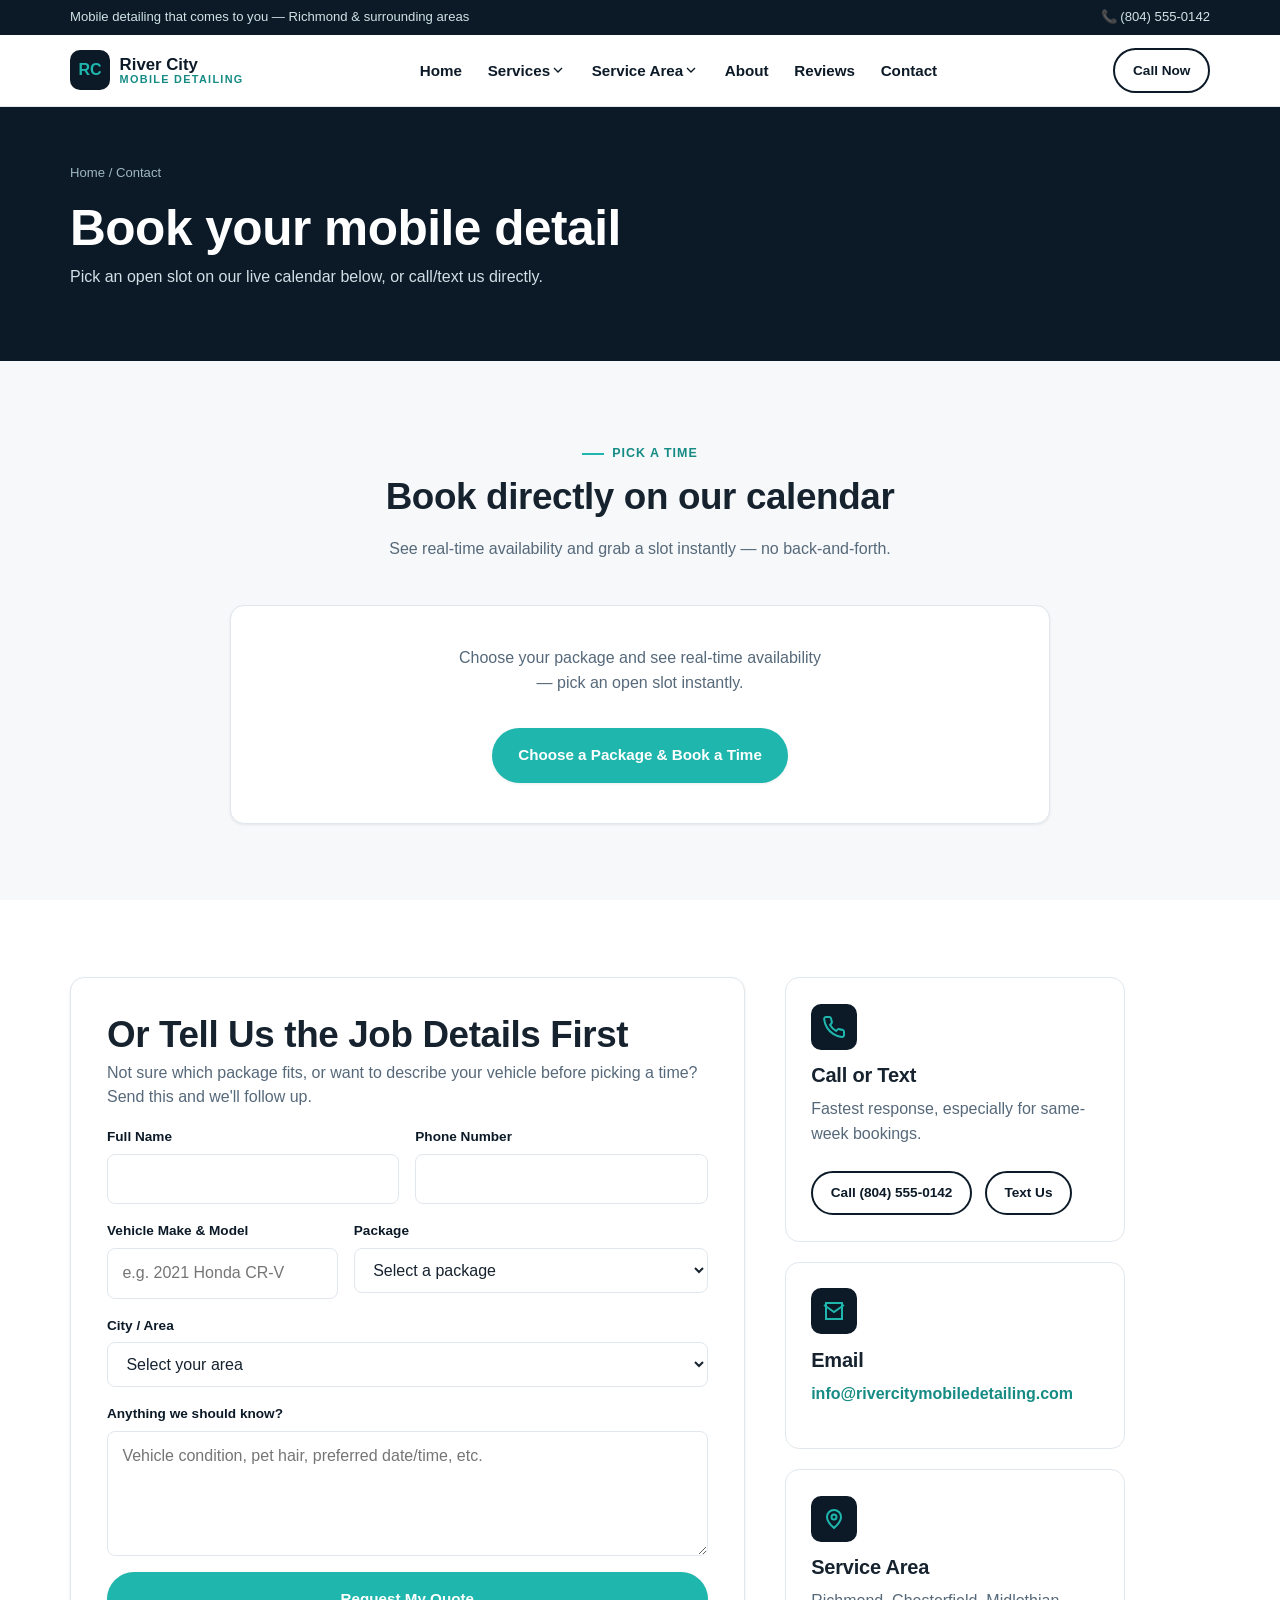
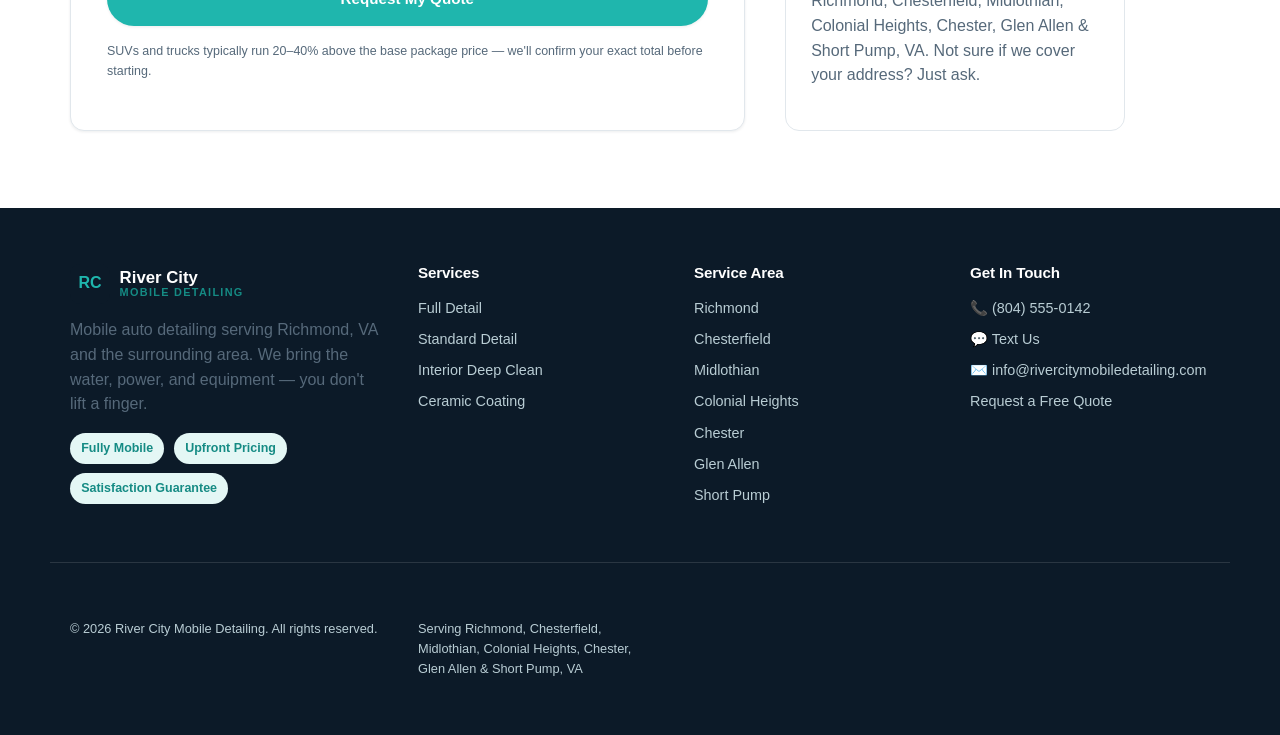
<file: contact.html>
<!DOCTYPE html>
<html lang="en">
<head>
<meta charset="UTF-8">
<meta name="viewport" content="width=device-width, initial-scale=1.0">
<title>Book Now / Get a Quote | River City Mobile Detailing — Richmond, VA</title>
<meta name="description" content="Book mobile car detailing in Richmond, VA and the surrounding area. Call, text, or request a quote online — River City Mobile Detailing comes to you.">
<meta property="og:type" content="website">
<meta property="og:title" content="Book Now / Get a Quote | River City Mobile Detailing — Richmond, VA">
<meta property="og:description" content="Book mobile car detailing in Richmond, VA and the surrounding area. Call, text, or request a quote online — River City Mobile Detailing comes to you.">
<meta property="og:url" content="https://www.rivercitymobiledetailing.com/contact.html">
<meta property="og:image" content="https://www.rivercitymobiledetailing.com/images/og-image.jpg">
<meta property="og:site_name" content="River City Mobile Detailing">
<meta name="twitter:card" content="summary_large_image">
<meta name="twitter:title" content="Book Now / Get a Quote | River City Mobile Detailing — Richmond, VA">
<meta name="twitter:description" content="Book mobile car detailing in Richmond, VA and the surrounding area. Call, text, or request a quote online — River City Mobile Detailing comes to you.">
<meta name="twitter:image" content="https://www.rivercitymobiledetailing.com/images/og-image.jpg">
<link rel="icon" href="data:image/svg+xml,%3Csvg xmlns='http://www.w3.org/2000/svg' viewBox='0 0 64 64'%3E%3Crect width='64' height='64' rx='14' fill='%230c1a28'/%3E%3Ctext x='32' y='43' font-family='Arial,Helvetica,sans-serif' font-weight='700' font-size='26' fill='%231fb6ad' text-anchor='middle'%3ERC%3C/text%3E%3C/svg%3E">
<link rel="canonical" href="https://www.rivercitymobiledetailing.com/contact.html">
<link rel="stylesheet" href="css/style.css">
<script type="application/ld+json">
{
  "@context": "https://schema.org",
  "@type": "BreadcrumbList",
  "itemListElement": [
    {
      "@type": "ListItem",
      "position": 1,
      "name": "Home",
      "item": "https://www.rivercitymobiledetailing.com/"
    },
    {
      "@type": "ListItem",
      "position": 2,
      "name": "Contact"
    }
  ]
}
</script>
</head>
<body>
<a class="skip-link" href="#main">Skip to content</a>

<div class="utility-bar">
  <div class="container">
    <span>Mobile detailing that comes to you — Richmond &amp; surrounding areas</span>
    <a href="tel:+18045550142">📞 (804) 555-0142</a>
  </div>
</div>

<header class="site-header">
  <div class="container nav-row">
    <a href="index.html" class="logo">
      <span class="logo-mark">RC</span>
      <span class="logo-text"><strong>River City</strong><span>Mobile Detailing</span></span>
    </a>
    <nav class="main-nav" data-nav aria-label="Primary">
  <button class="nav-close" type="button" data-nav-close aria-label="Close menu">
    <svg viewBox="0 0 24 24" fill="none" stroke="currentColor" stroke-width="2"><path d="M6 6l12 12M18 6L6 18"/></svg>
  </button>
  <ul class="nav-list">
    <li><a href="index.html">Home</a></li>
    <li class="nav-group">
      <span class="nav-group-label">Services <svg class="chevron" viewBox="0 0 24 24" fill="none" stroke="currentColor" stroke-width="2"><path d="M6 9l6 6 6-6"/></svg></span>
      <ul class="nav-sub">
        <li><a href="services/full-detail.html">Full Detail</a></li>
        <li><a href="services/standard-detail.html">Standard Detail</a></li>
        <li><a href="services/interior-deep-clean.html">Interior Deep Clean</a></li>
        <li><a href="services/ceramic-coating.html">Ceramic Coating</a></li>
      </ul>
    </li>
    <li class="nav-group">
      <span class="nav-group-label">Service Area <svg class="chevron" viewBox="0 0 24 24" fill="none" stroke="currentColor" stroke-width="2"><path d="M6 9l6 6 6-6"/></svg></span>
      <ul class="nav-sub">
        <li><a href="areas/richmond.html">Richmond</a></li>
        <li><a href="areas/chesterfield.html">Chesterfield</a></li>
        <li><a href="areas/midlothian.html">Midlothian</a></li>
        <li><a href="areas/colonial-heights.html">Colonial Heights</a></li>
        <li><a href="areas/chester.html">Chester</a></li>
        <li><a href="areas/glen-allen.html">Glen Allen</a></li>
        <li><a href="areas/short-pump.html">Short Pump</a></li>
      </ul>
    </li>
    <li><a href="about.html">About</a></li>
    <li><a href="reviews.html">Reviews</a></li>
    <li><a href="contact.html">Contact</a></li>
  </ul>
  <div class="nav-cta">
    <a class="btn btn-outline btn-block" href="sms:+18045550142">Text Us</a>
    <a class="btn btn-primary btn-block" href="contact.html">Book Now</a>
  </div>
</nav>
    <div class="nav-actions">
      <a class="btn btn-outline btn-sm" href="tel:+18045550142">Call Now</a>
      <button class="nav-toggle" type="button" data-nav-toggle aria-label="Open menu">
        <svg viewBox="0 0 24 24" fill="none" stroke="currentColor" stroke-width="2"><path d="M3 6h18M3 12h18M3 18h18"/></svg>
      </button>
    </div>
  </div>
</header>
<div class="nav-overlay" data-nav-overlay></div>

<main id="main">

  <section class="page-hero">
    <div class="container">
      <div class="breadcrumbs"><a href="index.html">Home</a> / Contact</div>
      <h1>Book your mobile detail</h1>
      <p class="lede muted" style="color:#cfe0e6">Pick an open slot on our live calendar below, or call/text us directly.</p>
    </div>
  </section>

  <section>
    <div class="container">
      <div class="section-head center">
        <span class="eyebrow">Pick a Time</span>
        <h2>Book directly on our calendar</h2>
        <p>See real-time availability and grab a slot instantly — no back-and-forth.</p>
      </div>
      <!--
        SETMORE SETUP: sign up free at setmore.com, add your 4 services
        (Standard Detail, Interior Only Deep Clean, Full Detail, Ceramic
        Coating) with your own real durations, prices, and descriptions,
        then copy your booking page link (looks like
        https://your-business-name.setmore.com) into the button href below.

        Want it to open in a popup instead of a new tab? In the Setmore
        dashboard go to Booking Page > Add to Website and copy the embed
        snippet it gives you — send it over and it'll get swapped in here.
      -->
      <div class="booking-embed text-center">
        <p class="muted" style="max-width:42ch;margin-inline:auto">Choose your package and see real-time availability — pick an open slot instantly.</p>
        <a class="btn btn-primary" style="margin-top:1rem" href="https://YOUR-BUSINESS-NAME.setmore.com" target="_blank" rel="noopener">Choose a Package &amp; Book a Time</a>
      </div>
    </div>
  </section>

  <section class="section-alt">
    <div class="container two-col-layout">
      <div class="form-card">
        <h2 style="margin-bottom:.25rem">Or Tell Us the Job Details First</h2>
        <p class="muted">Not sure which package fits, or want to describe your vehicle before picking a time? Send this and we'll follow up.</p>

        <!--
          BACKEND SETUP NEEDED: this form has no server behind it yet, so
          submissions currently open a pre-filled email (see js/main.js).
          To collect bookings automatically instead, pick one:
            1) Netlify Forms — add data-netlify="true" + a hidden "form-name"
               input, then deploy the site on Netlify. Zero extra code.
            2) Formspree (or similar) — set the form's action to your
               Formspree endpoint URL and set data-endpoint-ready="true" below.
            3) Your own backend — point action at your endpoint and set
               data-endpoint-ready="true".
        -->
        <form data-booking-form data-endpoint-ready="false" method="POST" action="#">
          <div class="form-grid">
            <div class="form-grid two-col">
              <div class="field">
                <label for="name">Full Name</label>
                <input id="name" name="name" type="text" required autocomplete="name">
              </div>
              <div class="field">
                <label for="phone">Phone Number</label>
                <input id="phone" name="phone" type="tel" required autocomplete="tel">
              </div>
            </div>
            <div class="form-grid two-col">
              <div class="field">
                <label for="vehicle">Vehicle Make &amp; Model</label>
                <input id="vehicle" name="vehicle" type="text" placeholder="e.g. 2021 Honda CR-V" required>
              </div>
              <div class="field">
                <label for="package">Package</label>
                <select id="package" name="package" required>
                  <option value="">Select a package</option>
                  <option value="Standard Detail (from $160)">Standard Detail — from $160</option>
                  <option value="Interior Only Deep Clean (from $200)">Interior Only Deep Clean — from $200</option>
                  <option value="Full Detail (from $320)">Full Detail — from $320</option>
                  <option value="Ceramic Coating - Two Year (from $500)">Ceramic Coating — Two Year, from $500</option>
                  <option value="Ceramic Coating - Three Year (from $600)">Ceramic Coating — Three Year, from $600</option>
                  <option value="Not sure yet">Not sure yet</option>
                </select>
              </div>
            </div>
            <div class="field">
              <label for="location">City / Area</label>
              <select id="location" name="location">
                <option value="">Select your area</option>
                <option>Richmond</option>
                <option>Chesterfield</option>
                <option>Midlothian</option>
                <option>Colonial Heights</option>
                <option>Chester</option>
                <option>Glen Allen</option>
                <option>Short Pump</option>
                <option>Other / not listed</option>
              </select>
            </div>
            <div class="field">
              <label for="notes">Anything we should know?</label>
              <textarea id="notes" name="notes" rows="4" placeholder="Vehicle condition, pet hair, preferred date/time, etc."></textarea>
            </div>
            <button class="btn btn-primary btn-block" type="submit">Request My Quote</button>
            <p class="form-status" data-form-status></p>
            <p class="field-note">SUVs and trucks typically run 20–40% above the base package price — we'll confirm your exact total before starting.</p>
          </div>
        </form>
      </div>

      <div>
        <div class="feature-card" style="margin-bottom:1.25rem">
          <div class="feature-icon"><svg viewBox="0 0 24 24" fill="none" stroke="currentColor" stroke-width="2"><path d="M22 16.92v3a2 2 0 0 1-2.18 2 19.79 19.79 0 0 1-8.63-3.07 19.5 19.5 0 0 1-6-6 19.79 19.79 0 0 1-3.07-8.67A2 2 0 0 1 4.11 2h3a2 2 0 0 1 2 1.72c.12.9.34 1.79.65 2.65a2 2 0 0 1-.45 2.11L8.09 9.91a16 16 0 0 0 6 6l1.43-1.27a2 2 0 0 1 2.11-.45c.86.31 1.75.53 2.65.65A2 2 0 0 1 22 16.92z"/></svg></div>
          <h3>Call or Text</h3>
          <p>Fastest response, especially for same-week bookings.</p>
          <div class="hero-ctas">
            <a class="btn btn-outline btn-sm" href="tel:+18045550142">Call (804) 555-0142</a>
            <a class="btn btn-outline btn-sm" href="sms:+18045550142">Text Us</a>
          </div>
        </div>
        <div class="feature-card" style="margin-bottom:1.25rem">
          <div class="feature-icon"><svg viewBox="0 0 24 24" fill="none" stroke="currentColor" stroke-width="2"><path d="M4 4h16v16H4z"/><path d="M22 6l-10 7L2 6"/></svg></div>
          <h3>Email</h3>
          <p><a href="mailto:info@rivercitymobiledetailing.com" style="color:var(--accent-dark);font-weight:700">info@rivercitymobiledetailing.com</a></p>
        </div>
        <div class="feature-card">
          <div class="feature-icon"><svg viewBox="0 0 24 24" fill="none" stroke="currentColor" stroke-width="2"><path d="M12 21s-7-6.1-7-11a7 7 0 0 1 14 0c0 4.9-7 11-7 11Z"/><circle cx="12" cy="10" r="2.5"/></svg></div>
          <h3>Service Area</h3>
          <p>Richmond, Chesterfield, Midlothian, Colonial Heights, Chester, Glen Allen &amp; Short Pump, VA. Not sure if we cover your address? Just ask.</p>
        </div>
      </div>
    </div>
  </section>

</main>

<footer class="site-footer">
  <div class="container">
    <div>
      <div class="footer-logo">
        <span class="logo-mark">RC</span>
        <span class="logo-text"><strong style="color:#fff">River City</strong><span>Mobile Detailing</span></span>
      </div>
      <p class="muted">Mobile auto detailing serving Richmond, VA and the surrounding area. We bring the water, power, and equipment — you don't lift a finger.</p>
      <div class="badge-list">
        <span>Fully Mobile</span><span>Upfront Pricing</span><span>Satisfaction Guarantee</span>
      </div>
    </div>
    <div>
      <h4>Services</h4>
      <div class="footer-links">
        <a href="services/full-detail.html">Full Detail</a>
        <a href="services/standard-detail.html">Standard Detail</a>
        <a href="services/interior-deep-clean.html">Interior Deep Clean</a>
        <a href="services/ceramic-coating.html">Ceramic Coating</a>
      </div>
    </div>
    <div>
      <h4>Service Area</h4>
      <div class="footer-links">
        <a href="areas/richmond.html">Richmond</a>
        <a href="areas/chesterfield.html">Chesterfield</a>
        <a href="areas/midlothian.html">Midlothian</a>
        <a href="areas/colonial-heights.html">Colonial Heights</a>
        <a href="areas/chester.html">Chester</a>
        <a href="areas/glen-allen.html">Glen Allen</a>
        <a href="areas/short-pump.html">Short Pump</a>
      </div>
    </div>
    <div>
      <h4>Get In Touch</h4>
      <div class="footer-links">
        <a href="tel:+18045550142">📞 (804) 555-0142</a>
        <a href="sms:+18045550142">💬 Text Us</a>
        <a href="mailto:info@rivercitymobiledetailing.com">✉️ info@rivercitymobiledetailing.com</a>
        <a href="contact.html">Request a Free Quote</a>
      </div>
    </div>
  </div>
  <div class="container footer-bottom">
    <span>© <span data-year></span> River City Mobile Detailing. All rights reserved.</span>
    <span>Serving Richmond, Chesterfield, Midlothian, Colonial Heights, Chester, Glen Allen &amp; Short Pump, VA</span>
  </div>
</footer>

<div class="mobile-action-bar">
  <a href="tel:+18045550142"><svg viewBox="0 0 24 24" fill="none" stroke="currentColor" stroke-width="2"><path d="M22 16.92v3a2 2 0 0 1-2.18 2 19.79 19.79 0 0 1-8.63-3.07 19.5 19.5 0 0 1-6-6 19.79 19.79 0 0 1-3.07-8.67A2 2 0 0 1 4.11 2h3a2 2 0 0 1 2 1.72c.12.9.34 1.79.65 2.65a2 2 0 0 1-.45 2.11L8.09 9.91a16 16 0 0 0 6 6l1.43-1.27a2 2 0 0 1 2.11-.45c.86.31 1.75.53 2.65.65A2 2 0 0 1 22 16.92z"/></svg>Call</a>
  <a href="sms:+18045550142"><svg viewBox="0 0 24 24" fill="none" stroke="currentColor" stroke-width="2"><path d="M21 15a2 2 0 0 1-2 2H7l-4 4V5a2 2 0 0 1 2-2h14a2 2 0 0 1 2 2Z"/></svg>Text</a>
  <a href="contact.html"><svg viewBox="0 0 24 24" fill="none" stroke="currentColor" stroke-width="2"><path d="M8 2v4M16 2v4M3 10h18M5 4h14a2 2 0 0 1 2 2v14a2 2 0 0 1-2 2H5a2 2 0 0 1-2-2V6a2 2 0 0 1 2-2Z"/></svg>Book Now</a>
</div>

<script src="js/main.js"></script>
</body>
</html>
</file>
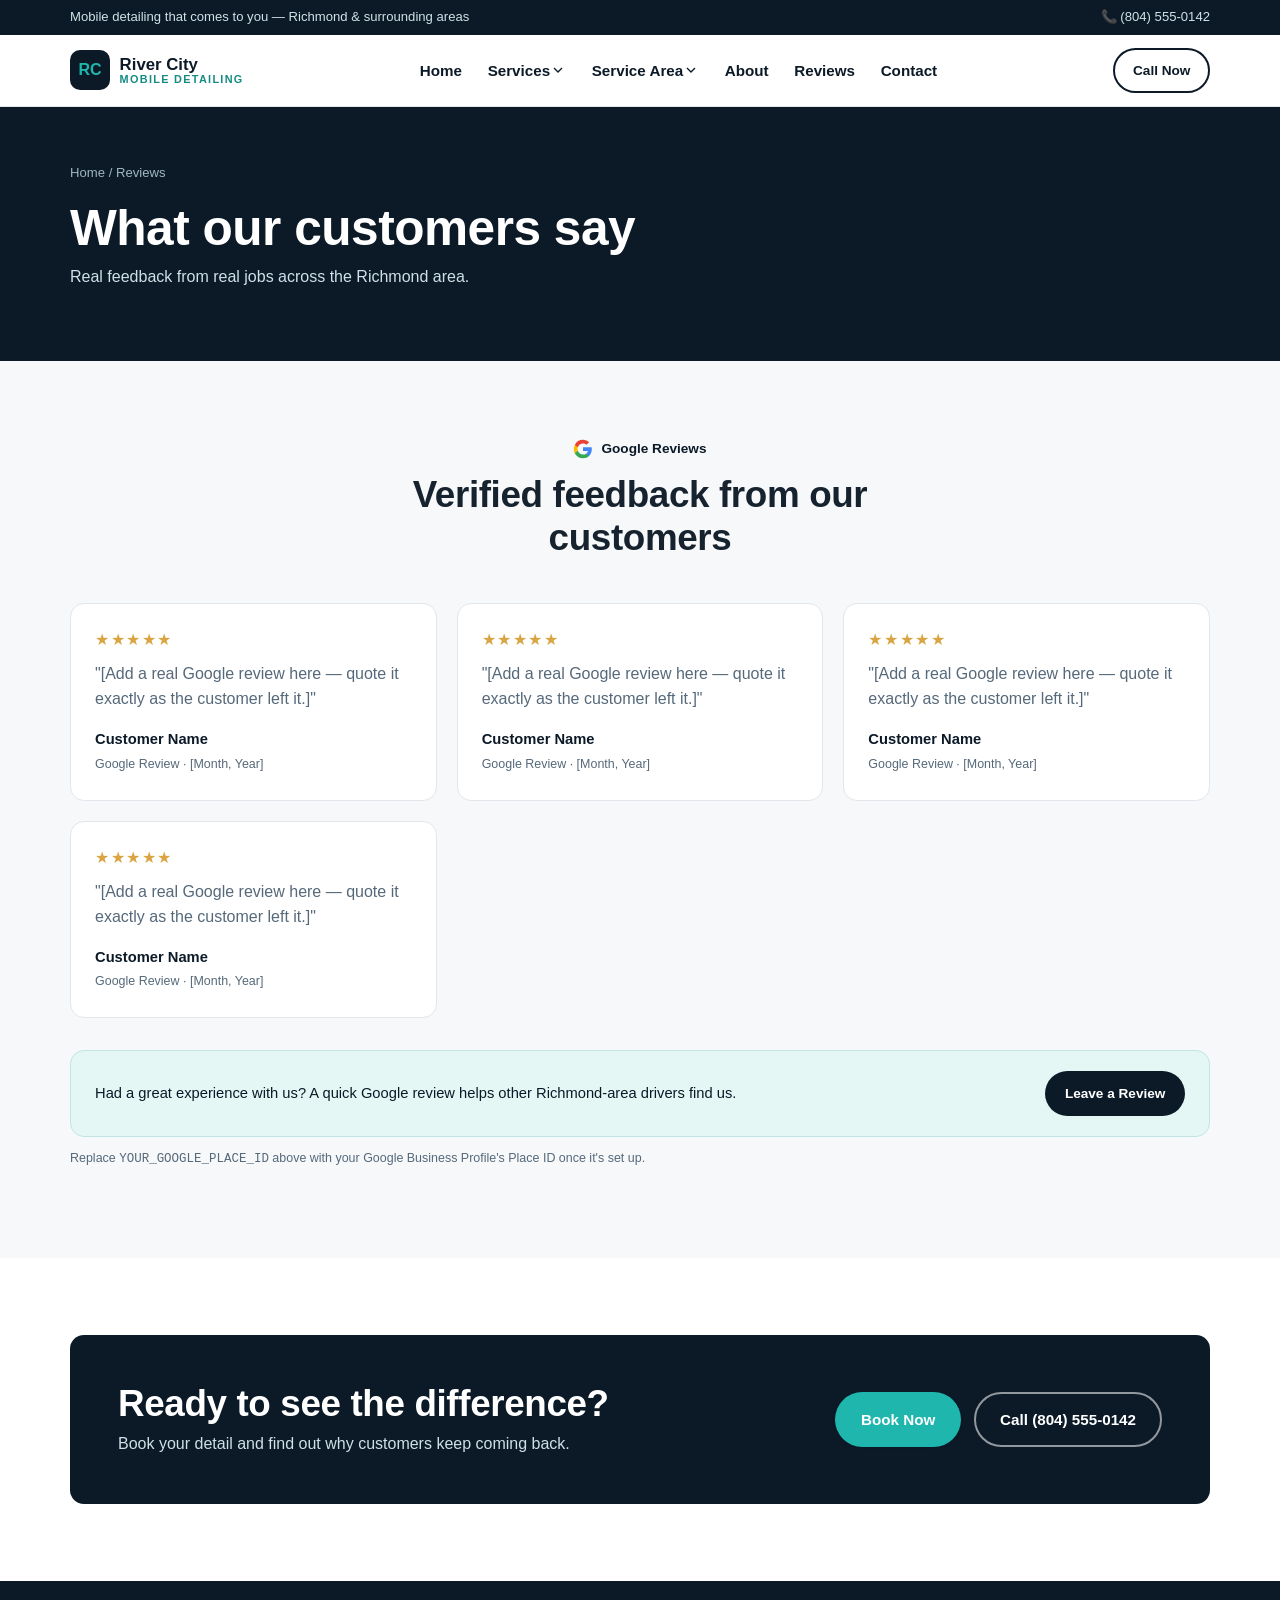
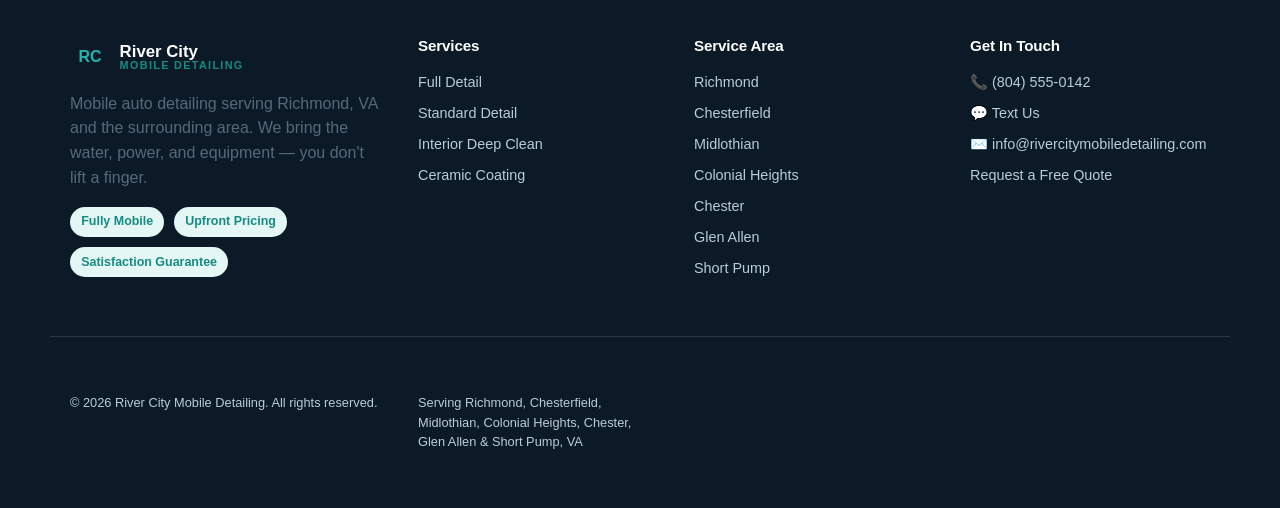
<file: reviews.html>
<!DOCTYPE html>
<html lang="en">
<head>
<meta charset="UTF-8">
<meta name="viewport" content="width=device-width, initial-scale=1.0">
<title>Customer Reviews | River City Mobile Detailing — Richmond, VA</title>
<meta name="description" content="Read verified Google reviews from River City Mobile Detailing customers across Richmond, Chesterfield, Midlothian and the surrounding area.">
<meta property="og:type" content="website">
<meta property="og:title" content="Customer Reviews | River City Mobile Detailing — Richmond, VA">
<meta property="og:description" content="Read verified Google reviews from River City Mobile Detailing customers across Richmond, Chesterfield, Midlothian and the surrounding area.">
<meta property="og:url" content="https://www.rivercitymobiledetailing.com/reviews.html">
<meta property="og:image" content="https://www.rivercitymobiledetailing.com/images/og-image.jpg">
<meta property="og:site_name" content="River City Mobile Detailing">
<meta name="twitter:card" content="summary_large_image">
<meta name="twitter:title" content="Customer Reviews | River City Mobile Detailing — Richmond, VA">
<meta name="twitter:description" content="Read verified Google reviews from River City Mobile Detailing customers across Richmond, Chesterfield, Midlothian and the surrounding area.">
<meta name="twitter:image" content="https://www.rivercitymobiledetailing.com/images/og-image.jpg">
<link rel="icon" href="data:image/svg+xml,%3Csvg xmlns='http://www.w3.org/2000/svg' viewBox='0 0 64 64'%3E%3Crect width='64' height='64' rx='14' fill='%230c1a28'/%3E%3Ctext x='32' y='43' font-family='Arial,Helvetica,sans-serif' font-weight='700' font-size='26' fill='%231fb6ad' text-anchor='middle'%3ERC%3C/text%3E%3C/svg%3E">
<link rel="canonical" href="https://www.rivercitymobiledetailing.com/reviews.html">
<link rel="stylesheet" href="css/style.css">
<script type="application/ld+json">
{
  "@context": "https://schema.org",
  "@type": "BreadcrumbList",
  "itemListElement": [
    {
      "@type": "ListItem",
      "position": 1,
      "name": "Home",
      "item": "https://www.rivercitymobiledetailing.com/"
    },
    {
      "@type": "ListItem",
      "position": 2,
      "name": "Reviews"
    }
  ]
}
</script>
</head>
<body>
<a class="skip-link" href="#main">Skip to content</a>

<div class="utility-bar">
  <div class="container">
    <span>Mobile detailing that comes to you — Richmond &amp; surrounding areas</span>
    <a href="tel:+18045550142">📞 (804) 555-0142</a>
  </div>
</div>

<header class="site-header">
  <div class="container nav-row">
    <a href="index.html" class="logo">
      <span class="logo-mark">RC</span>
      <span class="logo-text"><strong>River City</strong><span>Mobile Detailing</span></span>
    </a>
    <nav class="main-nav" data-nav aria-label="Primary">
  <button class="nav-close" type="button" data-nav-close aria-label="Close menu">
    <svg viewBox="0 0 24 24" fill="none" stroke="currentColor" stroke-width="2"><path d="M6 6l12 12M18 6L6 18"/></svg>
  </button>
  <ul class="nav-list">
    <li><a href="index.html">Home</a></li>
    <li class="nav-group">
      <span class="nav-group-label">Services <svg class="chevron" viewBox="0 0 24 24" fill="none" stroke="currentColor" stroke-width="2"><path d="M6 9l6 6 6-6"/></svg></span>
      <ul class="nav-sub">
        <li><a href="services/full-detail.html">Full Detail</a></li>
        <li><a href="services/standard-detail.html">Standard Detail</a></li>
        <li><a href="services/interior-deep-clean.html">Interior Deep Clean</a></li>
        <li><a href="services/ceramic-coating.html">Ceramic Coating</a></li>
      </ul>
    </li>
    <li class="nav-group">
      <span class="nav-group-label">Service Area <svg class="chevron" viewBox="0 0 24 24" fill="none" stroke="currentColor" stroke-width="2"><path d="M6 9l6 6 6-6"/></svg></span>
      <ul class="nav-sub">
        <li><a href="areas/richmond.html">Richmond</a></li>
        <li><a href="areas/chesterfield.html">Chesterfield</a></li>
        <li><a href="areas/midlothian.html">Midlothian</a></li>
        <li><a href="areas/colonial-heights.html">Colonial Heights</a></li>
        <li><a href="areas/chester.html">Chester</a></li>
        <li><a href="areas/glen-allen.html">Glen Allen</a></li>
        <li><a href="areas/short-pump.html">Short Pump</a></li>
      </ul>
    </li>
    <li><a href="about.html">About</a></li>
    <li><a href="reviews.html">Reviews</a></li>
    <li><a href="contact.html">Contact</a></li>
  </ul>
  <div class="nav-cta">
    <a class="btn btn-outline btn-block" href="sms:+18045550142">Text Us</a>
    <a class="btn btn-primary btn-block" href="contact.html">Book Now</a>
  </div>
</nav>
    <div class="nav-actions">
      <a class="btn btn-outline btn-sm" href="tel:+18045550142">Call Now</a>
      <button class="nav-toggle" type="button" data-nav-toggle aria-label="Open menu">
        <svg viewBox="0 0 24 24" fill="none" stroke="currentColor" stroke-width="2"><path d="M3 6h18M3 12h18M3 18h18"/></svg>
      </button>
    </div>
  </div>
</header>
<div class="nav-overlay" data-nav-overlay></div>

<main id="main">

  <section class="page-hero">
    <div class="container">
      <div class="breadcrumbs"><a href="index.html">Home</a> / Reviews</div>
      <h1>What our customers say</h1>
      <p class="lede muted" style="color:#cfe0e6">Real feedback from real jobs across the Richmond area.</p>
    </div>
  </section>

  <section>
    <div class="container">
      <!--
        SETUP: This page is built to host your real Google reviews.
        Easiest options, no code changes needed beyond this block:
        1) Google's own review widget/plugin embed code, pasted in place of the cards below.
        2) A reviews widget from a tool you already use (e.g. your GBP management platform).
        3) Manually copy 6-10 of your best current Google reviews into the cards below and
           update them periodically — keep the wording and star rating exactly as posted.
        Do not invent or alter reviews. Only publish reviews customers actually left.
      -->
      <div class="section-head center">
        <span class="google-badge">
          <svg width="20" height="20" viewBox="0 0 24 24"><path fill="#4285F4" d="M22.56 12.25c0-.78-.07-1.53-.2-2.25H12v4.26h5.92a5.06 5.06 0 0 1-2.2 3.32v2.77h3.57c2.08-1.92 3.28-4.74 3.28-8.1z"/><path fill="#34A853" d="M12 23c2.97 0 5.46-.98 7.28-2.66l-3.57-2.77c-.99.66-2.25 1.06-3.71 1.06-2.86 0-5.29-1.93-6.16-4.53H2.18v2.85A11 11 0 0 0 12 23z"/><path fill="#FBBC05" d="M5.84 14.1a6.6 6.6 0 0 1 0-4.2V7.05H2.18a11 11 0 0 0 0 9.9l3.66-2.85z"/><path fill="#EA4335" d="M12 5.38c1.62 0 3.06.56 4.21 1.64l3.15-3.15C17.45 2.09 14.97 1 12 1a11 11 0 0 0-9.82 6.05l3.66 2.85C6.71 7.31 9.14 5.38 12 5.38z"/></svg>
          Google Reviews
        </span>
        <h2 style="margin-top:.5rem">Verified feedback from our customers</h2>
      </div>

      <div class="reviews-grid">
        <div class="review-card"><div class="stars">★★★★★</div><p>"[Add a real Google review here — quote it exactly as the customer left it.]"</p><span class="review-name">Customer Name</span><span class="review-source">Google Review · [Month, Year]</span></div>
        <div class="review-card"><div class="stars">★★★★★</div><p>"[Add a real Google review here — quote it exactly as the customer left it.]"</p><span class="review-name">Customer Name</span><span class="review-source">Google Review · [Month, Year]</span></div>
        <div class="review-card"><div class="stars">★★★★★</div><p>"[Add a real Google review here — quote it exactly as the customer left it.]"</p><span class="review-name">Customer Name</span><span class="review-source">Google Review · [Month, Year]</span></div>
        <div class="review-card"><div class="stars">★★★★★</div><p>"[Add a real Google review here — quote it exactly as the customer left it.]"</p><span class="review-name">Customer Name</span><span class="review-source">Google Review · [Month, Year]</span></div>
      </div>

      <div class="local-callout" style="margin-top:2rem;display:flex;flex-wrap:wrap;gap:1rem;align-items:center;justify-content:space-between">
        <span>Had a great experience with us? A quick Google review helps other Richmond-area drivers find us.</span>
        <a class="btn btn-dark btn-sm" href="https://search.google.com/local/writereview?placeid=YOUR_GOOGLE_PLACE_ID" target="_blank" rel="noopener">Leave a Review</a>
      </div>
      <p class="field-note" style="margin-top:.75rem">Replace <code>YOUR_GOOGLE_PLACE_ID</code> above with your Google Business Profile's Place ID once it's set up.</p>
    </div>
  </section>

  <section class="section-alt">
    <div class="container">
      <div class="cta-band">
        <div>
          <h2>Ready to see the difference?</h2>
          <p>Book your detail and find out why customers keep coming back.</p>
        </div>
        <div class="hero-ctas">
          <a class="btn btn-primary" href="contact.html">Book Now</a>
          <a class="btn btn-ghost" href="tel:+18045550142">Call (804) 555-0142</a>
        </div>
      </div>
    </div>
  </section>

</main>

<footer class="site-footer">
  <div class="container">
    <div>
      <div class="footer-logo">
        <span class="logo-mark">RC</span>
        <span class="logo-text"><strong style="color:#fff">River City</strong><span>Mobile Detailing</span></span>
      </div>
      <p class="muted">Mobile auto detailing serving Richmond, VA and the surrounding area. We bring the water, power, and equipment — you don't lift a finger.</p>
      <div class="badge-list">
        <span>Fully Mobile</span><span>Upfront Pricing</span><span>Satisfaction Guarantee</span>
      </div>
    </div>
    <div>
      <h4>Services</h4>
      <div class="footer-links">
        <a href="services/full-detail.html">Full Detail</a>
        <a href="services/standard-detail.html">Standard Detail</a>
        <a href="services/interior-deep-clean.html">Interior Deep Clean</a>
        <a href="services/ceramic-coating.html">Ceramic Coating</a>
      </div>
    </div>
    <div>
      <h4>Service Area</h4>
      <div class="footer-links">
        <a href="areas/richmond.html">Richmond</a>
        <a href="areas/chesterfield.html">Chesterfield</a>
        <a href="areas/midlothian.html">Midlothian</a>
        <a href="areas/colonial-heights.html">Colonial Heights</a>
        <a href="areas/chester.html">Chester</a>
        <a href="areas/glen-allen.html">Glen Allen</a>
        <a href="areas/short-pump.html">Short Pump</a>
      </div>
    </div>
    <div>
      <h4>Get In Touch</h4>
      <div class="footer-links">
        <a href="tel:+18045550142">📞 (804) 555-0142</a>
        <a href="sms:+18045550142">💬 Text Us</a>
        <a href="mailto:info@rivercitymobiledetailing.com">✉️ info@rivercitymobiledetailing.com</a>
        <a href="contact.html">Request a Free Quote</a>
      </div>
    </div>
  </div>
  <div class="container footer-bottom">
    <span>© <span data-year></span> River City Mobile Detailing. All rights reserved.</span>
    <span>Serving Richmond, Chesterfield, Midlothian, Colonial Heights, Chester, Glen Allen &amp; Short Pump, VA</span>
  </div>
</footer>

<div class="mobile-action-bar">
  <a href="tel:+18045550142"><svg viewBox="0 0 24 24" fill="none" stroke="currentColor" stroke-width="2"><path d="M22 16.92v3a2 2 0 0 1-2.18 2 19.79 19.79 0 0 1-8.63-3.07 19.5 19.5 0 0 1-6-6 19.79 19.79 0 0 1-3.07-8.67A2 2 0 0 1 4.11 2h3a2 2 0 0 1 2 1.72c.12.9.34 1.79.65 2.65a2 2 0 0 1-.45 2.11L8.09 9.91a16 16 0 0 0 6 6l1.43-1.27a2 2 0 0 1 2.11-.45c.86.31 1.75.53 2.65.65A2 2 0 0 1 22 16.92z"/></svg>Call</a>
  <a href="sms:+18045550142"><svg viewBox="0 0 24 24" fill="none" stroke="currentColor" stroke-width="2"><path d="M21 15a2 2 0 0 1-2 2H7l-4 4V5a2 2 0 0 1 2-2h14a2 2 0 0 1 2 2Z"/></svg>Text</a>
  <a href="contact.html"><svg viewBox="0 0 24 24" fill="none" stroke="currentColor" stroke-width="2"><path d="M8 2v4M16 2v4M3 10h18M5 4h14a2 2 0 0 1 2 2v14a2 2 0 0 1-2 2H5a2 2 0 0 1-2-2V6a2 2 0 0 1 2-2Z"/></svg>Book Now</a>
</div>

<script src="js/main.js"></script>
</body>
</html>
</file>
<file: css/style.css>
/* ==========================================================================
   River City Mobile Detailing — design system
   Mobile-first, zero external UI dependencies, fast-loading.
   Brand hook: Richmond, VA is nicknamed "River City" after the James
   River running through it. We echo that with a subtle topographic
   contour-line motif instead of the generic "water droplet" clichés
   most detailers use.
   ========================================================================== */

:root {
  /* Color */
  --ink: #0c1a28;          /* deep navy — headers, footer, hero */
  --ink-2: #132a3d;
  --accent: #1fb6ad;       /* teal — "river" accent, ceramic sheen */
  --accent-dark: #158b84;
  --accent-soft: #e4f7f5;
  --gold: #d9a441;         /* small warm highlight for "most popular" etc */
  --bg: #f6f8fa;
  --surface: #ffffff;
  --text: #16232f;
  --text-muted: #56697a;
  --border: #e1e7ec;
  --success: #1fa971;

  /* Type */
  --font-head: "Segoe UI", -apple-system, BlinkMacSystemFont, sans-serif;
  --font-body: "Segoe UI", -apple-system, BlinkMacSystemFont, "Helvetica Neue", Arial, sans-serif;

  /* Rhythm */
  --radius: 14px;
  --radius-sm: 8px;
  --shadow-sm: 0 1px 3px rgba(12, 26, 40, 0.08);
  --shadow-md: 0 8px 24px rgba(12, 26, 40, 0.12);
  --shadow-lg: 0 20px 48px rgba(12, 26, 40, 0.18);
  --container: 1180px;
  --gap: clamp(1.25rem, 3vw, 2.5rem);

  color-scheme: light;
}

/* -------------------------------------------------- reset & base -------- */
*, *::before, *::after { box-sizing: border-box; }
html { scroll-behavior: smooth; }
body {
  margin: 0;
  font-family: var(--font-body);
  color: var(--text);
  background: var(--bg);
  line-height: 1.55;
  -webkit-font-smoothing: antialiased;
}
img { max-width: 100%; display: block; }
a { color: inherit; text-decoration: none; }
h1, h2, h3, h4 { font-family: var(--font-head); font-weight: 700; line-height: 1.15; margin: 0 0 .5em; letter-spacing: -0.01em; }
h1 { font-size: clamp(2rem, 5vw, 3.1rem); }
h2 { font-size: clamp(1.6rem, 3.4vw, 2.3rem); }
h3 { font-size: 1.25rem; }
p { margin: 0 0 1em; color: var(--text-muted); }
ul { margin: 0; padding: 0; list-style: none; }
button { font: inherit; cursor: pointer; }
.container { max-width: var(--container); margin-inline: auto; padding-inline: 1.25rem; }
section { padding-block: clamp(2.75rem, 6vw, 5rem); }
.eyebrow {
  display: inline-flex; align-items: center; gap: .5rem;
  font-size: .78rem; font-weight: 700; letter-spacing: .08em; text-transform: uppercase;
  color: var(--accent-dark); margin-bottom: .75rem;
}
.eyebrow::before { content: ""; width: 22px; height: 2px; background: var(--accent); display: inline-block; }
.section-head { max-width: 640px; margin-bottom: clamp(1.75rem, 4vw, 2.75rem); }
.section-head.center { margin-inline: auto; text-align: center; }
.text-center { text-align: center; }
.muted { color: var(--text-muted); }
.visually-hidden { position: absolute; width: 1px; height: 1px; overflow: hidden; clip: rect(0 0 0 0); white-space: nowrap; }
.skip-link {
  position: absolute; left: -999px; top: 0; background: var(--accent); color: #fff;
  padding: .75rem 1.25rem; z-index: 200; border-radius: 0 0 8px 0;
}
.skip-link:focus { left: 0; }

/* -------------------------------------------------- buttons ------------- */
.btn {
  display: inline-flex; align-items: center; justify-content: center; gap: .5rem;
  padding: .85rem 1.5rem; border-radius: 999px; font-weight: 700; font-size: .95rem;
  border: 2px solid transparent; transition: transform .15s ease, box-shadow .15s ease, background .15s ease;
  white-space: nowrap;
}
.btn:active { transform: scale(.97); }
.btn-primary { background: var(--accent); color: #fff; box-shadow: var(--shadow-sm); }
.btn-primary:hover { background: var(--accent-dark); box-shadow: var(--shadow-md); }
.btn-ghost { background: transparent; border-color: rgba(255,255,255,.55); color: #fff; }
.btn-ghost:hover { background: rgba(255,255,255,.12); }
.btn-outline { background: transparent; border-color: var(--ink); color: var(--ink); }
.btn-outline:hover { background: var(--ink); color: #fff; }
.btn-dark { background: var(--ink); color: #fff; }
.btn-dark:hover { background: var(--ink-2); }
.btn-block { width: 100%; }
.btn-sm { padding: .6rem 1.1rem; font-size: .85rem; }
.btn-icon { width: 1.1em; height: 1.1em; flex: none; }

/* -------------------------------------------------- top utility bar ----- */
.utility-bar {
  background: var(--ink); color: #cfe3e6; font-size: .82rem;
  display: none;
}
.utility-bar .container { display: flex; justify-content: space-between; align-items: center; padding-block: .45rem; }
.utility-bar a { display: inline-flex; align-items: center; gap: .4rem; }
.utility-bar a:hover { color: #fff; }
@media (min-width: 860px) { .utility-bar { display: block; } }

/* -------------------------------------------------- header/nav ---------- */
.site-header {
  position: sticky; top: 0; z-index: 100; background: rgba(255,255,255,.94);
  backdrop-filter: saturate(160%) blur(8px);
  border-bottom: 1px solid var(--border);
}
.nav-row { display: flex; align-items: center; justify-content: space-between; gap: 1rem; padding-block: .85rem; }
.logo { display: flex; align-items: center; gap: .6rem; font-family: var(--font-head); }
.logo-mark {
  width: 40px; height: 40px; border-radius: 10px; background: var(--ink);
  display: grid; place-items: center; color: var(--accent); font-weight: 800; font-size: 1rem; flex: none;
}
.logo-text { display: flex; flex-direction: column; line-height: 1.05; }
.logo-text strong { font-size: 1.05rem; color: var(--ink); font-weight: 800; }
.logo-text span { font-size: .68rem; letter-spacing: .12em; text-transform: uppercase; color: var(--accent-dark); font-weight: 700; }

.nav-actions { display: flex; align-items: center; gap: .6rem; }
.nav-toggle {
  display: inline-flex; background: none; border: 1px solid var(--border); border-radius: 8px;
  padding: .5rem; margin-left: .25rem;
}
.nav-toggle svg { width: 22px; height: 22px; }
@media (min-width: 960px) { .nav-toggle { display: none; } }

.main-nav {
  position: fixed; inset: 0 0 0 auto; width: min(320px, 88vw); background: var(--surface);
  transform: translateX(100%); transition: transform .25s ease; z-index: 110;
  box-shadow: var(--shadow-lg); overflow-y: auto; padding: 1.25rem;
}
.main-nav.is-open { transform: translateX(0); }
.nav-close { margin-left: auto; display: flex; background: none; border: none; padding: .5rem; }
.nav-close svg { width: 22px; height: 22px; }
.nav-list { display: flex; flex-direction: column; gap: .1rem; margin-top: 1rem; }
.nav-list > li { border-bottom: 1px solid var(--border); }
.nav-list > li > a, .nav-group-label {
  display: flex; align-items: center; justify-content: space-between; padding: .85rem .2rem;
  font-weight: 600; color: var(--ink);
}
.nav-sub { display: none; padding-left: .85rem; padding-bottom: .5rem; }
.nav-group.is-open .nav-sub { display: block; }
.nav-group.is-open .chevron { transform: rotate(180deg); }
.nav-sub li a { display: block; padding: .55rem .2rem; color: var(--text-muted); font-size: .93rem; }
.nav-sub li a:hover { color: var(--accent-dark); }
.chevron { width: 16px; height: 16px; transition: transform .2s ease; flex: none; }
.nav-cta { display: flex; flex-direction: column; gap: .6rem; margin-top: 1.25rem; }

.nav-overlay {
  position: fixed; inset: 0; background: rgba(12,26,40,.45); opacity: 0; pointer-events: none;
  transition: opacity .25s ease; z-index: 105;
}
.nav-overlay.is-open { opacity: 1; pointer-events: auto; }

@media (min-width: 960px) {
  .main-nav {
    position: static; width: auto; transform: none; box-shadow: none; padding: 0; overflow: visible;
  }
  .nav-close { display: none; }
  .nav-list { flex-direction: row; align-items: center; gap: 1.6rem; margin: 0; }
  .nav-list > li { border-bottom: none; position: relative; }
  .nav-list > li > a, .nav-group-label { padding: .4rem 0; font-size: .95rem; cursor: pointer; }
  .nav-sub {
    position: absolute; top: 100%; left: 50%; transform: translateX(-50%);
    background: var(--surface); border: 1px solid var(--border); border-radius: var(--radius-sm);
    box-shadow: var(--shadow-md); min-width: 230px; padding: .5rem; margin-top: .6rem;
  }
  .nav-group:hover .nav-sub, .nav-group.is-open .nav-sub { display: block; }
  .nav-sub li a { border-radius: 6px; padding: .6rem .7rem; }
  .nav-sub li a:hover { background: var(--accent-soft); }
  .nav-cta { display: none; } /* redundant with header's Call Now + page CTAs once nav sits inline */
}

/* -------------------------------------------------- sticky mobile bar --- */
.mobile-action-bar {
  position: fixed; bottom: 0; left: 0; right: 0; z-index: 90;
  display: grid; grid-template-columns: 1fr 1fr 1.3fr; background: var(--ink);
  box-shadow: 0 -6px 20px rgba(0,0,0,.18);
}
.mobile-action-bar a {
  display: flex; flex-direction: column; align-items: center; justify-content: center; gap: .2rem;
  color: #fff; padding: .6rem .3rem .75rem; font-size: .72rem; font-weight: 700;
  border-right: 1px solid rgba(255,255,255,.12);
}
.mobile-action-bar a:last-child { border-right: none; background: var(--accent); }
.mobile-action-bar svg { width: 20px; height: 20px; }
@media (min-width: 960px) { .mobile-action-bar { display: none; } }
body { padding-bottom: 70px; }
@media (min-width: 960px) { body { padding-bottom: 0; } }

/* tighten the header on very small phones so logo + call button + hamburger
   never crowd or wrap onto two lines */
@media (max-width: 380px) {
  .nav-row { gap: .5rem; padding-block: .65rem; }
  .logo-mark { width: 34px; height: 34px; font-size: .85rem; }
  .logo-text strong { font-size: .92rem; }
  .logo-text span { font-size: .58rem; letter-spacing: .08em; }
  .nav-actions .btn-sm { padding: .5rem .75rem; font-size: .78rem; }
}

/* -------------------------------------------------- hero ---------------- */
.hero {
  position: relative; background: var(--ink); color: #fff; overflow: hidden;
  background-image:
    url("data:image/svg+xml;utf8,<svg xmlns='http://www.w3.org/2000/svg' width='140' height='140'><path d='M-10 24 Q 25 4 60 24 T 150 24' stroke='rgba(255,255,255,0.07)' fill='none' stroke-width='1'/><path d='M-10 70 Q 25 50 60 70 T 150 70' stroke='rgba(255,255,255,0.07)' fill='none' stroke-width='1'/><path d='M-10 116 Q 25 96 60 116 T 150 116' stroke='rgba(255,255,255,0.07)' fill='none' stroke-width='1'/></svg>"),
    linear-gradient(180deg, rgba(12,26,40,.88) 0%, rgba(19,42,61,.93) 100%),
    url("images/hero-bg.jpg");
  background-size: auto, cover, cover;
  background-position: center, center, center;
  background-repeat: repeat, no-repeat, no-repeat;
}
.hero .container { padding-block: clamp(2.75rem, 7vw, 5.5rem); display: grid; gap: 2.5rem; align-items: center; }
.hero-badges { display: flex; flex-wrap: wrap; gap: .6rem; margin-bottom: 1.1rem; }
.hero-badge {
  display: inline-flex; align-items: center; gap: .4rem; background: rgba(255,255,255,.1);
  border: 1px solid rgba(255,255,255,.18); border-radius: 999px; padding: .35rem .8rem; font-size: .78rem; font-weight: 600;
}
.hero h1 { color: #fff; max-width: 22ch; }
.hero .lede { color: #cfe0e6; font-size: 1.08rem; max-width: 52ch; }
.hero-ctas { display: flex; flex-wrap: wrap; gap: .8rem; margin-top: 1.5rem; }
.hero-trust { display: flex; flex-wrap: wrap; gap: .9rem 1.4rem; margin-top: 2rem; font-size: .85rem; color: #b9cdd4; }
.hero-trust strong { color: #fff; display: block; font-size: 1.3rem; font-family: var(--font-head); }

/* image placeholder slots (swap in real photos by matching filenames) */
.img-slot {
  position: relative; overflow: hidden; background: #e3e9ee; display: block;
  aspect-ratio: var(--ar, 4/3); border-radius: var(--radius-sm);
}
.img-slot img { width: 100%; height: 100%; object-fit: cover; }
.img-slot .img-slot-label {
  display: none; position: absolute; inset: 0; align-items: center; justify-content: center; text-align: center;
  font-size: .74rem; font-weight: 600; color: #5c7182; padding: 1rem; line-height: 1.35;
  background:
    url("data:image/svg+xml;utf8,<svg xmlns='http://www.w3.org/2000/svg' width='16' height='16'><rect width='16' height='16' fill='none'/><circle cx='2' cy='2' r='1.1' fill='%23c3ccd3'/></svg>"),
    repeating-linear-gradient(135deg, #eef2f5, #eef2f5 12px, #e5eaef 12px, #e5eaef 24px);
}
.img-slot.is-empty .img-slot-label { display: flex; }
.img-slot.round { border-radius: 999px; }

/* -------------------------------------------------- service rows -------- */
.service-rows { display: flex; flex-direction: column; gap: clamp(2.75rem, 6vw, 4.5rem); }
.service-row { display: grid; grid-template-columns: 1fr; gap: 1.75rem; align-items: center; }
@media (min-width: 860px) {
  .service-row { grid-template-columns: 1fr 1fr; gap: clamp(2.5rem, 5vw, 4rem); }
  .service-row.reverse .service-row-media { order: 2; }
}
.service-row-media .img-slot { box-shadow: var(--shadow-md); }
.service-row-body .package-list { margin: 1.1rem 0 1.4rem; gap: .6rem; }
.service-row-price { display: flex; align-items: baseline; gap: .55rem; margin: 0 0 1.1rem; }
.service-row-price strong { font-family: var(--font-head); font-size: 1.7rem; font-weight: 800; color: var(--ink); }
.service-row-price span { font-size: .85rem; color: var(--text-muted); }
.service-row-ctas { display: flex; flex-wrap: wrap; gap: .75rem; }

/* -------------------------------------------------- packages / pricing -- */
.packages-grid { display: grid; gap: 1.25rem; grid-template-columns: 1fr; }
@media (min-width: 720px) { .packages-grid { grid-template-columns: repeat(2, 1fr); } }
@media (min-width: 1080px) { .packages-grid { grid-template-columns: repeat(4, 1fr); } }
.package-card {
  background: var(--surface); border: 1px solid var(--border); border-radius: var(--radius);
  padding: 1.6rem; display: flex; flex-direction: column; gap: 1rem; position: relative;
  box-shadow: var(--shadow-sm); transition: transform .18s ease, box-shadow .18s ease;
}
.package-card:hover { transform: translateY(-4px); box-shadow: var(--shadow-md); }
.package-card.featured { border-color: var(--accent); box-shadow: var(--shadow-md); }
.package-ribbon {
  position: absolute; top: -12px; left: 1.4rem; background: var(--gold); color: #402c04;
  font-size: .7rem; font-weight: 800; letter-spacing: .04em; text-transform: uppercase;
  padding: .3rem .7rem; border-radius: 999px; box-shadow: var(--shadow-sm);
}
.package-icon {
  width: 52px; height: 52px; border-radius: 12px; background: var(--accent-soft); color: var(--accent-dark);
  display: grid; place-items: center;
}
.package-icon svg { width: 28px; height: 28px; }
.package-card h3 { margin-bottom: 0; }
.package-price { font-family: var(--font-head); font-size: 1.9rem; font-weight: 800; color: var(--ink); }
.package-price sup { font-size: .95rem; font-weight: 700; color: var(--text-muted); }
.package-list { display: flex; flex-direction: column; gap: .5rem; }
.package-list li { display: flex; gap: .55rem; font-size: .9rem; color: var(--text); }
.package-list svg { width: 17px; height: 17px; flex: none; margin-top: .15rem; color: var(--success); }
.package-note { font-size: .78rem; color: var(--text-muted); margin: 0; }

/* -------------------------------------------------- why / features ------ */
.features-grid { display: grid; gap: 1.5rem; grid-template-columns: 1fr; }
@media (min-width: 760px) { .features-grid { grid-template-columns: repeat(3, 1fr); } }
.feature-card { background: var(--surface); border: 1px solid var(--border); border-radius: var(--radius); padding: 1.6rem; }
.feature-icon {
  width: 46px; height: 46px; border-radius: 10px; background: var(--ink); color: var(--accent);
  display: grid; place-items: center; margin-bottom: .9rem;
}
.feature-icon svg { width: 24px; height: 24px; }

/* -------------------------------------------------- steps --------------- */
.steps { display: grid; gap: 1.4rem; grid-template-columns: 1fr; counter-reset: step; }
@media (min-width: 760px) { .steps { grid-template-columns: repeat(3, 1fr); } }
.step { position: relative; padding-left: 3.2rem; }
.step::before {
  counter-increment: step; content: counter(step);
  position: absolute; left: 0; top: 0; width: 2.4rem; height: 2.4rem; border-radius: 50%;
  background: var(--ink); color: var(--accent); font-family: var(--font-head); font-weight: 800;
  display: grid; place-items: center;
}

/* -------------------------------------------------- reviews -------------- */
.reviews-grid { display: grid; gap: 1.25rem; grid-template-columns: 1fr; }
@media (min-width: 760px) { .reviews-grid { grid-template-columns: repeat(2, 1fr); } }
@media (min-width: 1080px) { .reviews-grid { grid-template-columns: repeat(3, 1fr); } }
.review-card { background: var(--surface); border: 1px solid var(--border); border-radius: var(--radius); padding: 1.5rem; }
.stars { color: var(--gold); letter-spacing: .1em; margin-bottom: .6rem; font-size: 1rem; }
.review-name { font-weight: 700; color: var(--ink); margin-top: .8rem; display: block; font-size: .92rem; }
.review-source { font-size: .78rem; color: var(--text-muted); }
.google-badge { display: inline-flex; align-items: center; gap: .5rem; font-size: .85rem; font-weight: 700; color: var(--ink); }

/* -------------------------------------------------- service area -------- */
.area-grid { display: grid; gap: 1rem; grid-template-columns: repeat(2, 1fr); }
@media (min-width: 700px) { .area-grid { grid-template-columns: repeat(4, 1fr); } }
.area-chip {
  display: flex; align-items: center; justify-content: space-between; gap: .5rem;
  background: var(--surface); border: 1px solid var(--border); border-radius: var(--radius-sm);
  padding: .9rem 1rem; font-weight: 700; color: var(--ink); font-size: .92rem;
}
.area-chip:hover { border-color: var(--accent); color: var(--accent-dark); }
.area-chip svg { width: 16px; height: 16px; color: var(--accent); flex: none; }

/* -------------------------------------------------- CTA band ------------ */
.cta-band {
  background: var(--ink); color: #fff; border-radius: var(--radius);
  padding: clamp(1.75rem, 4vw, 3rem); display: grid; gap: 1.5rem; align-items: center; text-align: center;
}
@media (min-width: 760px) { .cta-band { grid-template-columns: 1fr auto; text-align: left; } }
.cta-band h2, .cta-band p { color: #fff; margin: 0; }
.cta-band p { color: #cfe0e6; margin-top: .4rem; }
.cta-band .hero-ctas { margin-top: 0; justify-content: center; }
@media (min-width: 760px) { .cta-band .hero-ctas { justify-content: flex-end; } }

/* -------------------------------------------------- forms --------------- */
.form-card { background: var(--surface); border: 1px solid var(--border); border-radius: var(--radius); padding: clamp(1.5rem, 4vw, 2.25rem); box-shadow: var(--shadow-sm); }
.booking-embed { background: var(--surface); border: 1px solid var(--border); border-radius: var(--radius); padding: clamp(1.5rem, 4vw, 2.5rem); box-shadow: var(--shadow-sm); max-width: 820px; margin-inline: auto; }
.booking-embed .calendly-inline-widget { width: 100%; }
.form-grid { display: grid; gap: 1rem; grid-template-columns: 1fr; }
@media (min-width: 640px) { .form-grid.two-col { grid-template-columns: 1fr 1fr; } }
.field { display: flex; flex-direction: column; gap: .4rem; }
.field label { font-weight: 700; font-size: .85rem; color: var(--ink); }
.field input, .field select, .field textarea {
  border: 1.5px solid var(--border); border-radius: var(--radius-sm); padding: .75rem .9rem;
  font: inherit; color: var(--text); background: #fff;
}
.field input:focus, .field select:focus, .field textarea:focus { outline: none; border-color: var(--accent); box-shadow: 0 0 0 3px var(--accent-soft); }
.field-note { font-size: .78rem; color: var(--text-muted); }
.form-status { font-size: .9rem; font-weight: 600; padding: .75rem 1rem; border-radius: var(--radius-sm); display: none; }
.form-status.is-visible { display: block; }
.form-status.ok { background: #e5f7ee; color: var(--success); }
.form-status.err { background: #fdecec; color: #b3261e; }

/* -------------------------------------------------- footer --------------- */
.site-footer { background: var(--ink); color: #b9cdd4; }
.site-footer .container { padding-block: clamp(2.25rem, 5vw, 3.5rem); display: grid; gap: 2.25rem; grid-template-columns: 1fr; }
@media (min-width: 860px) { .site-footer .container { grid-template-columns: 1.3fr 1fr 1fr 1fr; } }
.site-footer h4 { color: #fff; font-size: .95rem; margin-bottom: 1rem; }
.site-footer a:hover { color: #fff; }
.footer-links { display: flex; flex-direction: column; gap: .55rem; font-size: .9rem; }
.footer-logo { display: flex; align-items: center; gap: .6rem; margin-bottom: .9rem; }
.footer-bottom {
  border-top: 1px solid rgba(255,255,255,.12); padding-block: 1.1rem; font-size: .8rem;
  display: flex; flex-wrap: wrap; gap: .75rem; justify-content: space-between;
}

/* -------------------------------------------------- misc pages ---------- */
.page-hero { background: var(--ink); color: #fff; padding-block: clamp(2.5rem, 6vw, 3.5rem); }
.page-hero h1 { color: #fff; margin-bottom: .5rem; max-width: 34ch; }
.breadcrumbs { font-size: .82rem; color: #9fb7bf; margin-bottom: 1rem; }
.breadcrumbs a:hover { color: #fff; }
.two-col-layout { display: grid; gap: 2.5rem; grid-template-columns: 1fr; }
@media (min-width: 900px) { .two-col-layout { grid-template-columns: 1.2fr .8fr; } }
.faq-item { border-bottom: 1px solid var(--border); padding-block: 1rem; }
.faq-item summary { font-weight: 700; color: var(--ink); cursor: pointer; }
.faq-item p { margin-top: .6rem; margin-bottom: 0; }
.badge-list { display: flex; flex-wrap: wrap; gap: .6rem; }
.badge-list span { background: var(--accent-soft); color: var(--accent-dark); font-size: .78rem; font-weight: 700; padding: .35rem .7rem; border-radius: 999px; }
.local-callout { background: var(--accent-soft); border: 1px solid #bfe6e2; border-radius: var(--radius); padding: 1.25rem 1.5rem; font-size: .92rem; color: var(--ink); }

/* -------------------------------------------------- pricing tier tables - */
.tier-group-label { font-family: var(--font-head); font-weight: 700; font-size: .8rem; text-transform: uppercase; letter-spacing: .05em; color: var(--accent-dark); margin: 1.75rem 0 .6rem; }
.tier-group-label:first-child { margin-top: 0; }
.table-scroll { overflow-x: auto; -webkit-overflow-scrolling: touch; border: 1px solid var(--border); border-radius: var(--radius-sm); }
.tier-table { width: 100%; min-width: 420px; border-collapse: collapse; background: var(--surface); }
.tier-table th, .tier-table td { padding: .7rem .9rem; text-align: left; border-bottom: 1px solid var(--border); font-size: .9rem; }
.tier-table tr:last-child td { border-bottom: none; }
.tier-table th { font-family: var(--font-head); font-size: .74rem; text-transform: uppercase; letter-spacing: .04em; color: var(--text-muted); background: var(--bg); }
.tier-table td:last-child, .tier-table th:last-child { text-align: right; }
.tier-table td:last-child { font-weight: 700; color: var(--ink); white-space: nowrap; }
.tier-table td:nth-child(2) { color: var(--text-muted); white-space: nowrap; }
.tier-note { font-size: .82rem; color: var(--text-muted); margin-top: .6rem; }

/* -------------------------------------------------- section variants ---- */
.section-alt { background: var(--surface); }
.section-dark { background: var(--ink); color: #fff; }
.section-dark h2, .section-dark p { color: #fff; }
.section-dark .muted { color: #b9cdd4; }
</file>
